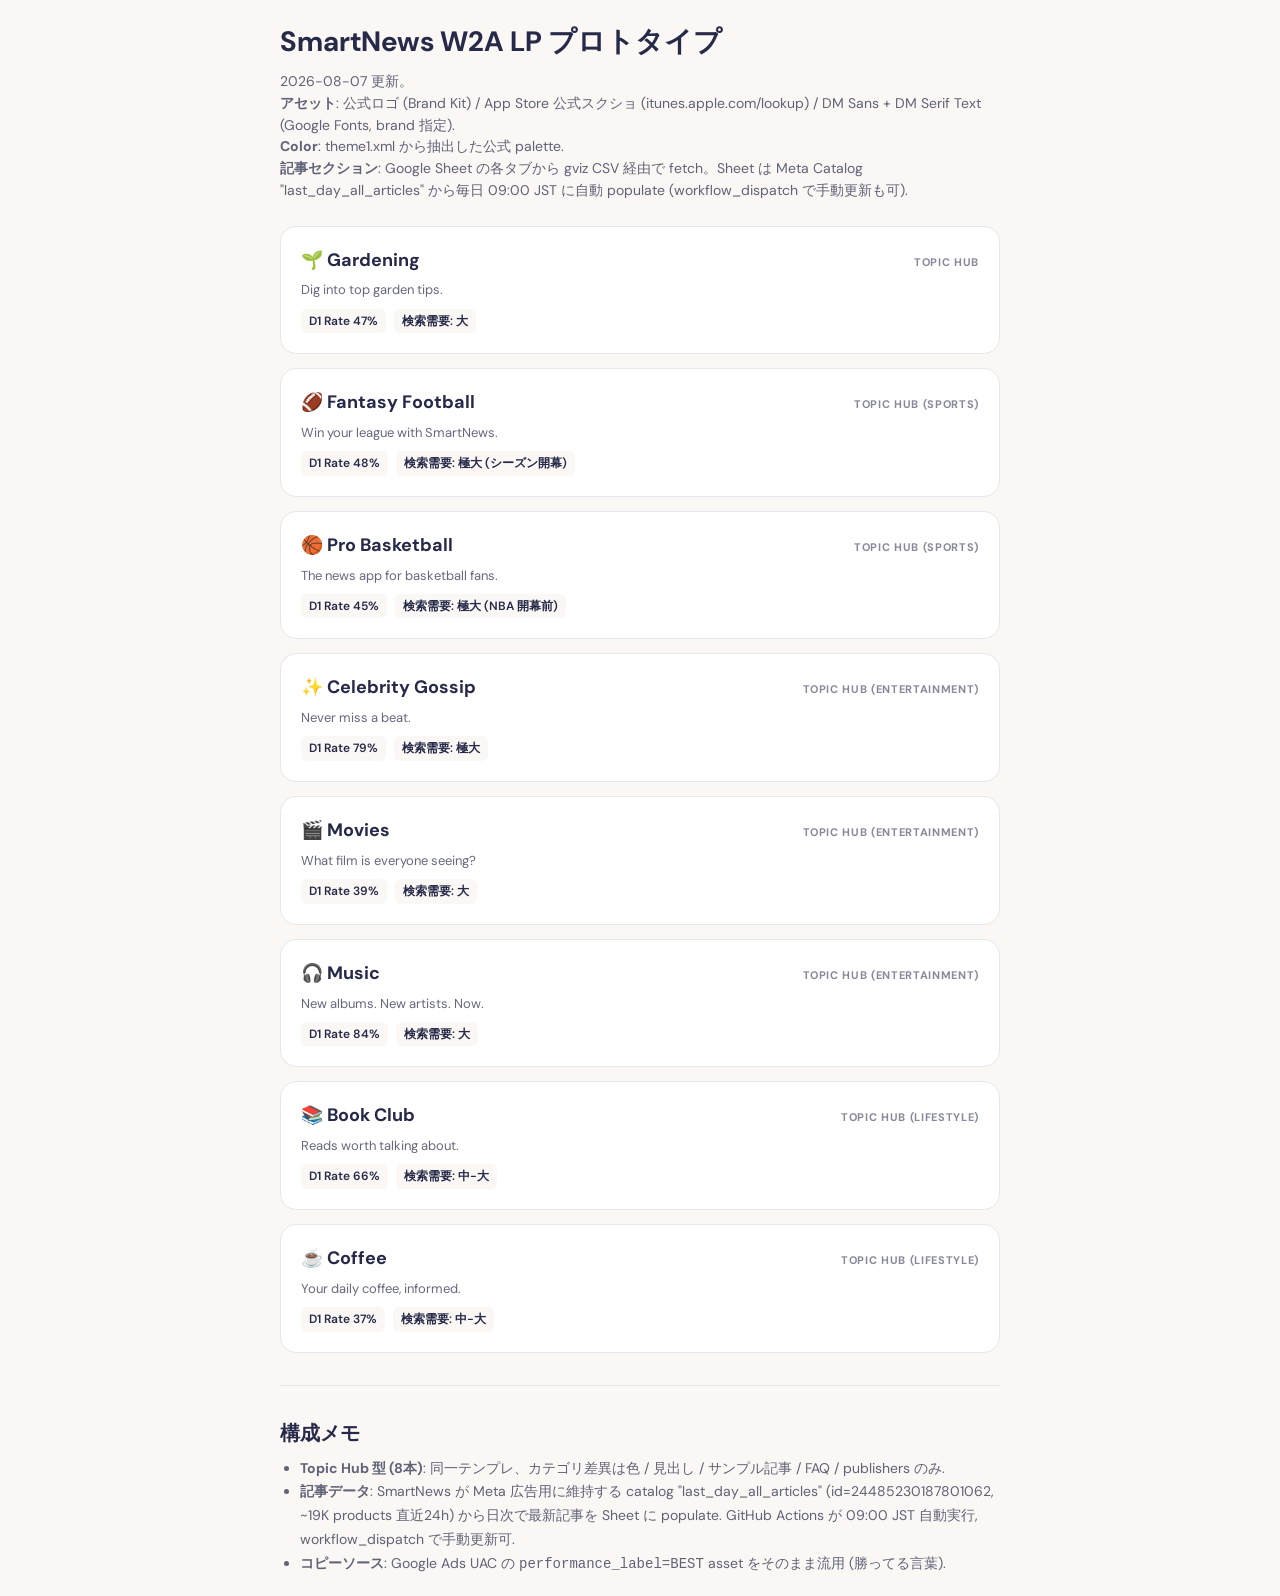
<file: index.html>
<!DOCTYPE html>
<html lang="ja">
<head>
<meta charset="UTF-8">
<meta name="viewport" content="width=device-width, initial-scale=1.0">
<title>SmartNews W2A LP Prototypes — 2026-08-07</title>
<link rel="stylesheet" href="_shared.css">
<style>
  body { padding: 20px; background: var(--sn-surface); }
  .index-wrap { max-width: 720px; margin: 0 auto; }
  h1 { font-size: 28px; margin-bottom: 8px; }
  .intro { color: var(--sn-ink); opacity: 0.72; margin-bottom: 24px; font-size: 14px; }
  .lp-list { display: flex; flex-direction: column; gap: 14px; }
  .lp-item {
    padding: 20px; background: var(--sn-white); border-radius: var(--radius);
    border: 1px solid var(--sn-gray-light); text-decoration: none; color: inherit;
    display: block; transition: all 0.15s ease;
  }
  .lp-item:hover { border-color: var(--sn-ink); transform: translateX(2px); }
  .lp-item .head {
    display: flex; justify-content: space-between; align-items: baseline;
    margin-bottom: 6px;
  }
  .lp-item .head h3 { font-size: 18px; }
  .lp-item .arch {
    font-size: 11px; text-transform: uppercase; letter-spacing: 0.06em;
    color: var(--sn-ink); opacity: 0.55; font-weight: 700;
  }
  .lp-item .meta { font-size: 13px; color: var(--sn-ink); opacity: 0.7; }
  .lp-item .stats {
    display: flex; flex-wrap: wrap; gap: 8px; margin-top: 8px;
    font-size: 12px; color: var(--sn-ink);
  }
  .lp-item .stat {
    padding: 3px 8px; background: var(--sn-surface);
    border-radius: 6px; font-weight: 600;
  }
</style>
</head>
<body>
<div class="index-wrap">
  <h1>SmartNews W2A LP プロトタイプ</h1>
  <p class="intro">
    2026-08-07 更新。<br>
    <b>アセット</b>: 公式ロゴ (Brand Kit) / App Store 公式スクショ (itunes.apple.com/lookup) / DM Sans + DM Serif Text (Google Fonts, brand 指定).<br>
    <b>Color</b>: theme1.xml から抽出した公式 palette.<br>
    <b>記事セクション</b>: <a href="https://docs.google.com/spreadsheets/d/1cBwvf7KP2Y6rj0ybszNZ3jQX0uknWMQDzqWqg3QpWKQ/edit">Google Sheet</a> の各タブから gviz CSV 経由で fetch。Sheet は Meta Catalog "last_day_all_articles" から毎日 09:00 JST に自動 populate (workflow_dispatch で手動更新も可).
  </p>

  <div class="lp-list">
    <a class="lp-item" href="gardening.html">
      <div class="head"><h3>🌱 Gardening</h3><span class="arch">Topic Hub</span></div>
      <div class="meta">Dig into top garden tips.</div>
      <div class="stats"><span class="stat">D1 Rate 47%</span><span class="stat">検索需要: 大</span></div>
    </a>

    <a class="lp-item" href="fantasy-football.html">
      <div class="head"><h3>🏈 Fantasy Football</h3><span class="arch">Topic Hub (sports)</span></div>
      <div class="meta">Win your league with SmartNews.</div>
      <div class="stats"><span class="stat">D1 Rate 48%</span><span class="stat">検索需要: 極大 (シーズン開幕)</span></div>
    </a>

    <a class="lp-item" href="pro-basketball.html">
      <div class="head"><h3>🏀 Pro Basketball</h3><span class="arch">Topic Hub (sports)</span></div>
      <div class="meta">The news app for basketball fans.</div>
      <div class="stats"><span class="stat">D1 Rate 45%</span><span class="stat">検索需要: 極大 (NBA 開幕前)</span></div>
    </a>

    <a class="lp-item" href="celebrity-gossip.html">
      <div class="head"><h3>✨ Celebrity Gossip</h3><span class="arch">Topic Hub (entertainment)</span></div>
      <div class="meta">Never miss a beat.</div>
      <div class="stats"><span class="stat">D1 Rate 79%</span><span class="stat">検索需要: 極大</span></div>
    </a>

    <a class="lp-item" href="movies.html">
      <div class="head"><h3>🎬 Movies</h3><span class="arch">Topic Hub (entertainment)</span></div>
      <div class="meta">What film is everyone seeing?</div>
      <div class="stats"><span class="stat">D1 Rate 39%</span><span class="stat">検索需要: 大</span></div>
    </a>

    <a class="lp-item" href="music.html">
      <div class="head"><h3>🎧 Music</h3><span class="arch">Topic Hub (entertainment)</span></div>
      <div class="meta">New albums. New artists. Now.</div>
      <div class="stats"><span class="stat">D1 Rate 84%</span><span class="stat">検索需要: 大</span></div>
    </a>

    <a class="lp-item" href="book-club.html">
      <div class="head"><h3>📚 Book Club</h3><span class="arch">Topic Hub (lifestyle)</span></div>
      <div class="meta">Reads worth talking about.</div>
      <div class="stats"><span class="stat">D1 Rate 66%</span><span class="stat">検索需要: 中-大</span></div>
    </a>

    <a class="lp-item" href="coffee.html">
      <div class="head"><h3>☕ Coffee</h3><span class="arch">Topic Hub (lifestyle)</span></div>
      <div class="meta">Your daily coffee, informed.</div>
      <div class="stats"><span class="stat">D1 Rate 37%</span><span class="stat">検索需要: 中-大</span></div>
    </a>
  </div>

  <hr style="margin: 32px 0; border: none; border-top: 1px solid var(--sn-gray-light);">

  <h2 style="font-size: 20px; margin-bottom: 8px;">構成メモ</h2>
  <ul style="padding-left: 20px; color: var(--sn-ink); opacity: 0.72; font-size: 14px; line-height: 1.7;">
    <li><b>Topic Hub 型 (8本)</b>: 同一テンプレ、カテゴリ差異は色 / 見出し / サンプル記事 / FAQ / publishers のみ.</li>
    <li><b>記事データ</b>: SmartNews が Meta 広告用に維持する catalog "last_day_all_articles" (id=24485230187801062, ~19K products 直近24h) から日次で最新記事を Sheet に populate. GitHub Actions が 09:00 JST 自動実行, workflow_dispatch で手動更新可.</li>
    <li><b>コピーソース</b>: Google Ads UAC の <code>performance_label=BEST</code> asset をそのまま流用 (勝ってる言葉).</li>
  </ul>
</div>
</body>
</html>
</file>
<file: _shared.css>
/* SmartNews W2A LP — brand-aligned design tokens
   Source: SN Brand Guidelines [External] (Oct 2024)
   - Primary type: DM Serif Text (headers) + DM Sans (body/subheader/CTA)
   - Color palette: theme1.xml から抽出した公式色 */
@import url('https://fonts.googleapis.com/css2?family=DM+Sans:ital,wght@0,400;0,500;0,700;1,400&family=DM+Serif+Text:ital@0;1&display=swap');

:root {
  /* Brand primary */
  --sn-ink:        #262A48;   /* dark primary (headers, body text) */
  --sn-white:      #FFFFFF;
  --sn-surface:    #FAF7F4;   /* warm off-white bg */
  --sn-red:        #FD4749;   /* SmartNews accent red */
  /* Brand accents */
  --sn-blue:       #329FE7;
  --sn-mint:       #00CC8B;
  --sn-orange:     #FB9200;
  --sn-peach:      #FEDEB2;
  --sn-mint-lt:    #BCEFD8;
  --sn-blue-lt:    #BAE5F3;
  --sn-teal:       #0097A7;
  /* Neutrals */
  --sn-gray:       #6B7280;
  --sn-gray-light: #E5E7EB;
  --star-gold:     #F5A623;
  --shadow-sm: 0 1px 2px rgba(38,42,72,0.05);
  --shadow-md: 0 4px 12px rgba(38,42,72,0.08);
  --shadow-lg: 0 12px 32px rgba(38,42,72,0.10);
  --radius: 16px;      /* SmartNews rounded article card 精神を継承 */
  --radius-lg: 24px;
}
* { box-sizing: border-box; margin: 0; padding: 0; }
html { -webkit-text-size-adjust: 100%; }
body {
  font-family: "DM Sans", -apple-system, BlinkMacSystemFont, "Helvetica Neue", sans-serif;
  color: var(--sn-ink);
  background: var(--sn-surface);
  line-height: 1.55;
  font-size: 16px;
  font-weight: 400;
}
img { max-width: 100%; display: block; }
a { color: inherit; text-decoration: none; }
button { font-family: inherit; cursor: pointer; border: none; background: none; }

.wrap { max-width: 720px; margin: 0 auto; background: var(--sn-white); min-height: 100vh; }
.nav {
  display: flex; justify-content: space-between; align-items: center;
  padding: 14px 20px; border-bottom: 1px solid var(--sn-gray-light);
  position: sticky; top: 0; background: rgba(255,255,255,0.96);
  backdrop-filter: blur(10px); z-index: 10;
}
.logo-row { display: flex; align-items: center; }
.logo-row img { height: 24px; width: auto; }
.nav-cta {
  padding: 8px 14px; background: var(--sn-ink); color: var(--sn-white);
  border-radius: 999px; font-weight: 500; font-size: 14px;
  font-family: "DM Sans", sans-serif;
}

.hero { padding: 44px 24px 36px; text-align: center; }
.hero .badge {
  display: inline-block; padding: 6px 14px; background: rgba(38,42,72,0.06);
  border-radius: 999px; font-size: 12px; font-weight: 500; letter-spacing: 0.04em;
  text-transform: uppercase; margin-bottom: 20px; color: var(--sn-ink);
}
.hero h1 {
  font-family: "DM Serif Text", Georgia, serif;
  font-size: 38px; line-height: 1.12; letter-spacing: -0.01em;
  font-weight: 400; margin-bottom: 16px; color: var(--sn-ink);
}
.hero .sub {
  font-size: 17px; color: var(--sn-ink); opacity: 0.72;
  max-width: 480px; margin: 0 auto 28px;
}

/* App Store marketing screenshot は完成デザインなので、そのまま角丸+シャドウで魅せる */
.phone-frame {
  position: relative; width: 260px; margin: 24px auto 0;
  border-radius: 28px; overflow: hidden;
  box-shadow: 0 24px 60px rgba(38,42,72,0.15), 0 8px 20px rgba(38,42,72,0.08);
}
.phone-frame img { display: block; width: 100%; }
.phone-showcase {
  padding: 44px 24px; background: var(--sn-surface); text-align: center;
}
.phone-showcase h2 {
  font-family: "DM Serif Text", Georgia, serif;
  font-weight: 400; font-size: 24px; margin-bottom: 4px; letter-spacing: -0.01em;
}
.phone-showcase .caption {
  color: var(--sn-ink); opacity: 0.6; font-size: 14px; margin-top: 20px;
}

.cta-row { display: flex; gap: 10px; justify-content: center; flex-wrap: wrap; }
.store-btn {
  display: inline-flex; align-items: center; gap: 8px;
  padding: 13px 20px; background: var(--sn-ink); color: var(--sn-white);
  border-radius: 999px; font-weight: 500; font-size: 15px;
  box-shadow: var(--shadow-sm);
  font-family: "DM Sans", sans-serif;
}
.store-btn .icon { width: 20px; height: 20px; }
.rating-row {
  display: flex; gap: 20px; justify-content: center; margin-top: 22px;
  font-size: 13px; color: var(--sn-ink); opacity: 0.72;
}
.rating-row .stars { color: var(--star-gold); letter-spacing: 2px; }

.section { padding: 44px 24px; }
.section h2 {
  font-family: "DM Serif Text", Georgia, serif;
  font-size: 26px; font-weight: 400; letter-spacing: -0.01em; margin-bottom: 6px;
}
.section .kicker {
  font-size: 12px; color: var(--sn-ink); opacity: 0.55;
  text-transform: uppercase; letter-spacing: 0.06em; font-weight: 500; margin-bottom: 8px;
}
.section .lead { color: var(--sn-ink); opacity: 0.72; margin-bottom: 24px; font-size: 15px; }

.article-list { display: flex; flex-direction: column; gap: 12px; }
.article {
  display: flex; gap: 14px; padding: 16px; background: var(--sn-surface);
  border-radius: var(--radius);       /* rounded card = brand core motif */
  transition: transform 0.15s ease, box-shadow 0.15s ease;
}
.article:hover { transform: translateY(-2px); box-shadow: var(--shadow-md); }
.article .thumb {
  width: 88px; height: 88px; border-radius: 12px; flex-shrink: 0;
  background: linear-gradient(135deg, var(--topic-primary, #888), var(--topic-secondary, #444));
  display: flex; align-items: center; justify-content: center;
  font-size: 30px; color: var(--sn-white);
}
.article .thumb.has-image {
  background-size: cover; background-position: center; background-repeat: no-repeat;
  background-color: var(--sn-surface);
  color: transparent;
}
.article .body { flex: 1; min-width: 0; display: flex; flex-direction: column; align-items: flex-start; }
.article .src {
  font-size: 11px; color: var(--sn-ink); opacity: 0.55;
  text-transform: uppercase; letter-spacing: 0.05em; font-weight: 500; margin-bottom: 4px;
}
.article .title { font-size: 15px; font-weight: 500; line-height: 1.35; margin-bottom: 6px; }
.article .meta { font-size: 12px; color: var(--sn-ink); opacity: 0.55; }
.article-cta {
  display: inline-flex; align-items: center; gap: 4px;
  align-self: flex-end;
  margin-top: 10px; padding: 7px 14px;
  background: var(--sn-red); color: var(--sn-white);
  border-radius: 999px; font-size: 12px; font-weight: 500;
  letter-spacing: 0.01em;
}

.value-grid { display: grid; grid-template-columns: 1fr; gap: 12px; }
.value-card {
  padding: 22px; background: var(--sn-surface); border-radius: var(--radius);
}
.value-card .icon { font-size: 26px; margin-bottom: 12px; }
.value-card h3 {
  font-size: 17px; font-weight: 500; margin-bottom: 6px;
  font-family: "DM Sans", sans-serif;
}
.value-card p { color: var(--sn-ink); opacity: 0.72; font-size: 14px; }

.publishers {
  display: flex; flex-wrap: wrap; gap: 10px 12px; padding: 22px;
  background: var(--sn-surface); border-radius: var(--radius);
  align-items: center; justify-content: center;
}
.publisher {
  padding: 8px 14px; background: var(--sn-white); border: 1px solid var(--sn-gray-light);
  border-radius: 999px;    /* round pill = brand moment */
  font-size: 13px; font-weight: 500; color: var(--sn-ink);
}

.faq-item { padding: 18px 0; border-bottom: 1px solid var(--sn-gray-light); }
.faq-item:last-child { border-bottom: none; }
.faq-q { font-weight: 500; font-size: 16px; margin-bottom: 6px; }
.faq-a { color: var(--sn-ink); opacity: 0.72; font-size: 14px; }

.cta-block {
  background: var(--topic-primary, var(--sn-ink)); color: var(--sn-white);
  padding: 44px 24px; text-align: center; border-radius: var(--radius-lg);
  margin: 24px;
}
.cta-block h2 {
  font-family: "DM Serif Text", Georgia, serif;
  font-weight: 400; color: var(--sn-white); font-size: 30px; margin-bottom: 12px;
  letter-spacing: -0.01em;
}
.cta-block p { color: rgba(255,255,255,0.85); margin-bottom: 22px; }
.cta-block .store-btn { background: var(--sn-white); color: var(--sn-ink); }

.footer {
  padding: 24px; text-align: center; font-size: 12px;
  color: var(--sn-ink); opacity: 0.55;
  border-top: 1px solid var(--sn-gray-light);
}
.footer a { text-decoration: underline; }

@media (min-width: 720px) {
  .hero h1 { font-size: 48px; }
  .section h2 { font-size: 30px; }
  .phone-frame { width: 300px; }
  .value-grid { grid-template-columns: repeat(3, 1fr); }
}
</file>
